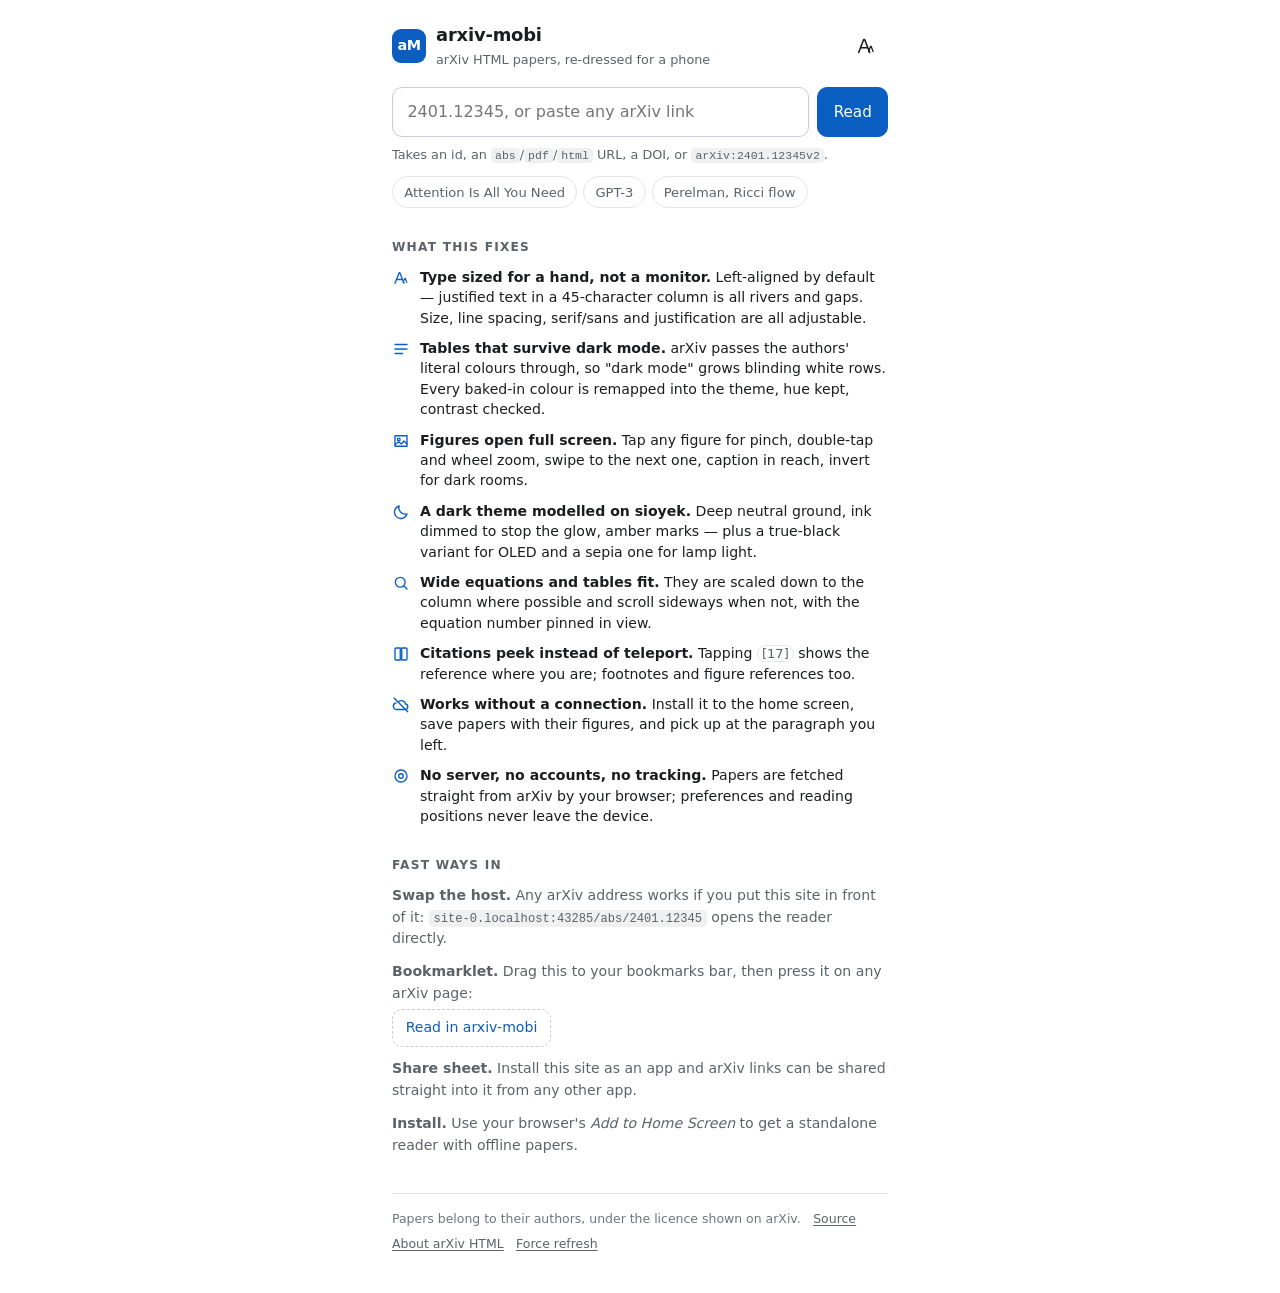
<file: index.html>
<!doctype html>
<html lang="en">
<head>
<meta charset="utf-8">
<meta name="viewport" content="width=device-width, initial-scale=1, viewport-fit=cover">
<meta name="theme-color" content="#ffffff">
<meta name="color-scheme" content="light dark">
<title>arxiv-mobi — arXiv papers, phone-shaped</title>
<meta name="description" content="Open any arXiv paper that has an HTML version and read it with typography, tables, figures and dark themes built for a phone.">
<link rel="manifest" href="manifest.webmanifest">
<link rel="icon" href="assets/icons/icon.svg" type="image/svg+xml">
<link rel="apple-touch-icon" href="assets/icons/apple-touch-icon.png">
<meta name="apple-mobile-web-app-capable" content="yes">
<meta name="apple-mobile-web-app-title" content="arxiv-mobi">
<link rel="preconnect" href="https://arxiv.org" crossorigin>
<link rel="stylesheet" href="assets/css/base.css">
<link rel="stylesheet" href="assets/css/landing.css">
<script>
(function () {
  try {
    var p = JSON.parse(localStorage.getItem('arxivmobi:prefs:v1') || '{}');
    var t = p.theme || 'auto';
    if (t === 'auto') {
      t = window.matchMedia && window.matchMedia('(prefers-color-scheme: dark)').matches ? 'dark' : 'light';
    }
    document.documentElement.dataset.theme = t;
  } catch (e) { /* defaults are fine */ }
}());
</script>
</head>
<body>
<div class="wrap">

  <header class="masthead">
    <span class="masthead__mark" aria-hidden="true">aM</span>
    <div class="masthead__text">
      <h1>arxiv-mobi</h1>
      <p>arXiv HTML papers, re-dressed for a phone</p>
    </div>
    <button class="iconbtn" id="appearanceBtn" aria-label="Appearance settings" title="Appearance"></button>
  </header>

  <form class="searchform" id="openForm" novalidate>
    <div class="searchform__row">
      <input type="text" id="idInput" name="id" inputmode="text" autocapitalize="off"
             autocorrect="off" spellcheck="false" enterkeyhint="go"
             placeholder="2401.12345, or paste any arXiv link"
             aria-label="arXiv identifier or URL">
      <button class="btn btn--primary" type="submit">Read</button>
    </div>
    <p class="hint" id="formHint">Takes an id, an <code>abs</code>/<code>pdf</code>/<code>html</code> URL, a DOI, or <code>arXiv:2401.12345v2</code>.</p>
    <p class="formerror" id="formError" hidden></p>
  </form>

  <div class="chips" id="examples">
    <a class="chip" href="read.html?id=1706.03762">Attention Is All You Need</a>
    <a class="chip" href="read.html?id=2005.14165">GPT-3</a>
    <a class="chip" href="read.html?id=math/0211159">Perelman, Ricci flow</a>
  </div>

  <section class="block" id="continueBlock" hidden>
    <div class="block__head"><h2>Continue reading</h2></div>
    <ul class="cards" id="continueList"></ul>
  </section>

  <section class="block" id="libraryBlock" hidden>
    <div class="block__head">
      <h2>Recent papers</h2>
      <button type="button" id="clearLibrary">Clear</button>
    </div>
    <ul class="cards" id="libraryList"></ul>
  </section>

  <section class="block">
    <div class="block__head"><h2>What this fixes</h2></div>
    <ul class="featurelist">
      <li><span data-icon="type"></span><span><b>Type sized for a hand, not a monitor.</b> Left-aligned by default — justified text in a 45-character column is all rivers and gaps. Size, line spacing, serif/sans and justification are all adjustable.</span></li>
      <li><span data-icon="toc"></span><span><b>Tables that survive dark mode.</b> arXiv passes the authors' literal colours through, so "dark mode" grows blinding white rows. Every baked-in colour is remapped into the theme, hue kept, contrast checked.</span></li>
      <li><span data-icon="image"></span><span><b>Figures open full screen.</b> Tap any figure for pinch, double-tap and wheel zoom, swipe to the next one, caption in reach, invert for dark rooms.</span></li>
      <li><span data-icon="moon"></span><span><b>A dark theme modelled on sioyek.</b> Deep neutral ground, ink dimmed to stop the glow, amber marks — plus a true-black variant for OLED and a sepia one for lamp light.</span></li>
      <li><span data-icon="search"></span><span><b>Wide equations and tables fit.</b> They are scaled down to the column where possible and scroll sideways when not, with the equation number pinned in view.</span></li>
      <li><span data-icon="book"></span><span><b>Citations peek instead of teleport.</b> Tapping <span class="chip" style="padding:0 .3em">[17]</span> shows the reference where you are; footnotes and figure references too.</span></li>
      <li><span data-icon="cloudoff"></span><span><b>Works without a connection.</b> Install it to the home screen, save papers with their figures, and pick up at the paragraph you left.</span></li>
      <li><span data-icon="target"></span><span><b>No server, no accounts, no tracking.</b> Papers are fetched straight from arXiv by your browser; preferences and reading positions never leave the device.</span></li>
    </ul>
  </section>

  <section class="block">
    <div class="block__head"><h2>Fast ways in</h2></div>
    <div class="howto">
      <p><b>Swap the host.</b> Any arXiv address works if you put this site in front of it:
         <code id="swapExample">…/abs/2401.12345</code> opens the reader directly.</p>
      <p><b>Bookmarklet.</b> Drag this to your bookmarks bar, then press it on any arXiv page:
         <br><a class="bookmarklet" id="bookmarklet" href="#">Read in arxiv-mobi</a></p>
      <p><b>Share sheet.</b> Install this site as an app and arXiv links can be shared
         straight into it from any other app.</p>
      <p id="installHint" hidden><b>Install.</b> Use your browser's <i>Add to Home Screen</i> to get
         a standalone reader with offline papers.</p>
    </div>
  </section>

  <footer class="foot">
    <span>Papers belong to their authors, under the licence shown on arXiv.</span>
    <a href="https://github.com/newbee1905/arxiv-mobi" target="_blank" rel="noopener noreferrer">Source</a>
    <a href="https://info.arxiv.org/about/accessible_HTML.html" target="_blank" rel="noopener noreferrer">About arXiv HTML</a>
    <button type="button" id="forceRefresh" class="foot__link"
            title="Clear the cached app code and rebuild from the network">Force refresh</button>
  </footer>
</div>

<dialog class="sheet" id="appearanceSheet" aria-label="Appearance">
  <div class="sheet__grip"></div>
  <div class="sheet__head">
    <h2 class="sheet__title">Appearance</h2>
    <button class="iconbtn" data-close aria-label="Close"></button>
  </div>
  <div class="sheet__body" id="appearanceBody"></div>
</dialog>

<div class="toast" id="toast" role="status" aria-live="polite"></div>

<script type="module" src="assets/js/landing.js"></script>
</body>
</html>
</file>
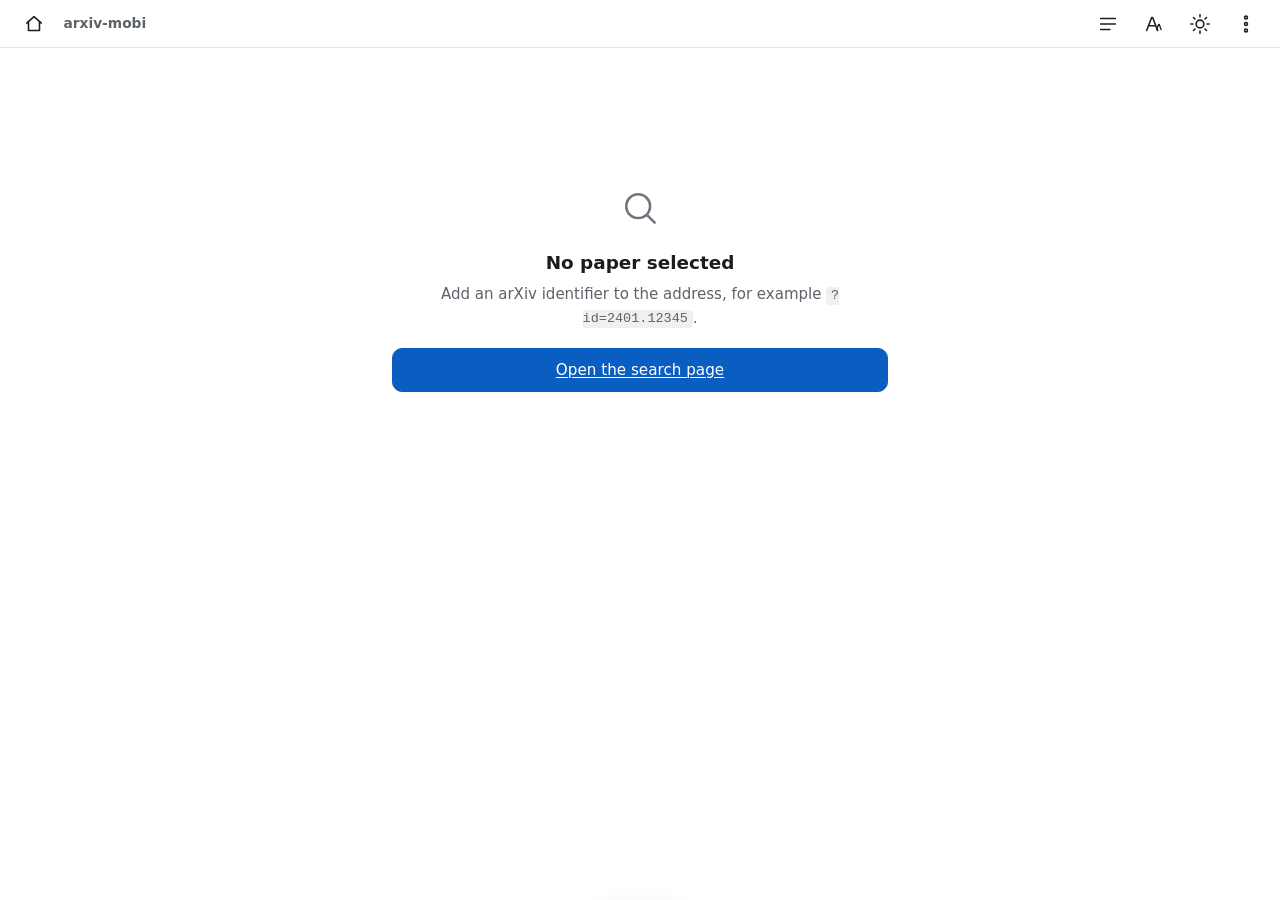
<file: read.html>
<!doctype html>
<html lang="en">
<head>
<meta charset="utf-8">
<meta name="viewport" content="width=device-width, initial-scale=1, viewport-fit=cover">
<meta name="theme-color" content="#ffffff">
<meta name="description" content="Read arXiv HTML papers with a layout built for phones.">
<meta name="color-scheme" content="light dark">
<title>Reading — arxiv-mobi</title>
<link rel="manifest" href="manifest.webmanifest">
<link rel="icon" href="assets/icons/icon.svg" type="image/svg+xml">
<link rel="apple-touch-icon" href="assets/icons/apple-touch-icon.png">
<meta name="apple-mobile-web-app-capable" content="yes">
<meta name="apple-mobile-web-app-title" content="arxiv-mobi">
<link rel="preconnect" href="https://arxiv.org" crossorigin>
<link rel="stylesheet" href="assets/css/base.css">
<link rel="stylesheet" href="assets/css/reader.css">
<link rel="stylesheet" href="assets/css/app.css">
<script>
/* Apply saved preferences before first paint: a flash of the wrong theme is
   the most jarring thing a reader app can do. Mirrors settings.js. */
(function () {
  try {
    var p = JSON.parse(localStorage.getItem('arxivmobi:prefs:v1') || '{}');
    var r = document.documentElement;
    var t = p.theme || 'auto';
    if (t === 'auto') {
      t = window.matchMedia && window.matchMedia('(prefers-color-scheme: dark)').matches ? 'dark' : 'light';
    }
    r.dataset.theme = t;
    r.dataset.themePref = p.theme || 'auto';
    r.dataset.figures = p.figures || 'plate';
    r.dataset.font = p.font || 'serif';
    r.dataset.justify = p.justify ? 'on' : 'off';
    r.dataset.zebra = p.zebra === false ? 'off' : 'on';
    if (p.size) r.style.setProperty('--reader-fs', (17 * p.size / 100).toFixed(2) + 'px');
    if (p.lineHeight) r.style.setProperty('--reader-lh', (p.lineHeight / 100).toFixed(2));
    if (p.measure) r.style.setProperty('--reader-measure', p.measure + 'rem');
    if (p.font === 'sans') r.style.setProperty('--reader-font', 'var(--font-sans)');
    if (p.justify) {
      r.style.setProperty('--reader-align', 'justify');
      r.style.setProperty('--reader-hyphens', 'auto');
    }
  } catch (e) { /* defaults are fine */ }
}());
</script>
</head>
<body>

<header class="topbar" id="topbar">
  <a class="iconbtn" href="./" id="homeBtn" aria-label="Library and search" title="Library"></a>
  <span class="topbar__title" id="barTitle">Loading…</span>
  <button class="iconbtn" id="tocBtn" aria-label="Contents" title="Contents (t)"></button>
  <button class="iconbtn" id="typeBtn" aria-label="Reading settings" title="Reading settings (a)"></button>
  <button class="iconbtn" id="themeBtn" aria-label="Change theme" title="Change theme (d)"></button>
  <button class="iconbtn" id="moreBtn" aria-label="More actions" title="More"></button>
</header>
<div class="progress" id="progress"></div>

<main id="main">
  <div class="skeleton" id="skeleton" aria-hidden="true">
    <div class="skeleton__line skeleton__line--title"></div>
    <div class="skeleton__line skeleton__line--short"></div>
    <div class="skeleton__block"></div>
    <div class="skeleton__line"></div>
    <div class="skeleton__line"></div>
    <div class="skeleton__line"></div>
    <div class="skeleton__line skeleton__line--short"></div>
    <div class="skeleton__line"></div>
    <div class="skeleton__line"></div>
  </div>

  <div id="state" hidden></div>

  <div class="papermeta" id="paperMeta" hidden></div>
  <div class="am-paper" id="paper"></div>
</main>

<dialog class="drawer" id="tocDrawer" aria-label="Table of contents">
  <div class="drawer__head">
    <h2 class="sheet__title">Contents</h2>
    <button class="iconbtn" data-close aria-label="Close contents"></button>
  </div>
  <div class="drawer__body"><ul class="toc" id="tocList"></ul></div>
</dialog>

<dialog class="sheet" id="typeSheet" aria-label="Reading settings">
  <div class="sheet__grip"></div>
  <div class="sheet__head">
    <h2 class="sheet__title">Reading settings</h2>
    <button class="iconbtn" data-close aria-label="Close settings"></button>
  </div>
  <div class="sheet__body" id="typeBody"></div>
</dialog>

<dialog class="sheet" id="moreSheet" aria-label="More actions">
  <div class="sheet__grip"></div>
  <div class="sheet__head">
    <h2 class="sheet__title" id="moreTitle">This paper</h2>
    <button class="iconbtn" data-close aria-label="Close"></button>
  </div>
  <div class="sheet__body"><ul class="actionlist" id="moreList"></ul></div>
</dialog>

<div class="toast" id="toast" role="status" aria-live="polite"></div>

<script type="module" src="assets/js/reader.js"></script>
</body>
</html>
</file>
<file: assets/css/base.css>
/* =========================================================================
   arxiv-mobi — design tokens, themes and app chrome
   -------------------------------------------------------------------------
   Four palettes live here:
     light  — paper white, for bright rooms
     sepia  — warm low-blue, for lamp light
     dark   — sioyek-inspired: deep neutral ground, dimmed off-white ink
     black  — true black for OLED, ink pulled down to match
   The reader stylesheet (reader.css) consumes these tokens only; it never
   hardcodes a colour. That is what makes every arXiv construct — tables
   included — theme-correct instead of "light CSS on a dark page".
   ========================================================================= */

/* ---------- Light (default, also the base every theme overrides) -------- */
:root {
  color-scheme: light;

  --bg:            #ffffff;
  --bg-sunken:     #f2f3f5;
  --bg-raised:     #ffffff;
  --bg-overlay:    rgba(255, 255, 255, 0.86);
  --bg-scrim:      rgba(20, 22, 24, 0.45);

  --text:          #1a1c1e;
  --text-strong:   #000000;
  --text-dim:      #5c6268;
  --text-faint:    #6e757c;

  --rule:          #e3e6e9;
  --rule-strong:   #c6ccd2;

  --accent:        #0a5ec2;
  --accent-ink:    #ffffff;
  --accent-soft:   rgba(10, 94, 194, 0.10);
  --accent-dim:    #3f7fd0;

  --mark:          #fff1a8;
  --danger:        #b3261e;

  /* Surfaces used by re-coloured paper content (tables, listings, cards). */
  --surface-1:     #f7f8f9;
  --surface-2:     #eef0f2;
  --surface-3:     #e5e8ea;

  /* Figure plate: the card drawn behind figures so white-background plots
     stay readable. Transparent in light themes. */
  --figure-plate:  transparent;
  --figure-filter: none;

  --shadow-1: 0 1px 2px rgba(16, 18, 20, 0.08), 0 2px 8px rgba(16, 18, 20, 0.06);
  --shadow-2: 0 6px 24px rgba(16, 18, 20, 0.14), 0 2px 6px rgba(16, 18, 20, 0.08);

  /* Typography stacks. Reader font is switchable; UI font never changes. */
  --font-ui: ui-sans-serif, system-ui, -apple-system, "Segoe UI", Roboto,
             "Helvetica Neue", Arial, sans-serif;
  --font-serif: "Iowan Old Style", "Palatino Linotype", Palatino, Charter,
                "Source Serif 4", Georgia, "Times New Roman", serif;
  --font-sans: ui-sans-serif, system-ui, -apple-system, "Segoe UI", Roboto,
               "Helvetica Neue", Arial, sans-serif;
  --font-mono: ui-monospace, "SF Mono", SFMono-Regular, Menlo, Consolas,
               "Liberation Mono", monospace;

  /* Reader typography, driven by the settings sheet. */
  --reader-font: var(--font-serif);
  --reader-fs: 17px;
  --reader-lh: 1.6;
  --reader-measure: 42rem;
  --reader-align: left;
  --reader-hyphens: manual;
  --reader-para-gap: 0.9em;
  --table-fs: 0.86em;

  --radius-s: 6px;
  --radius-m: 10px;
  --radius-l: 16px;

  --bar-h: 48px;
  --tap: 44px;

  --ease: cubic-bezier(0.22, 0.61, 0.36, 1);
}

/* ---------- Sepia --------------------------------------------------------- */
:root[data-theme="sepia"] {
  color-scheme: light;
  --bg:          #f6efe0;
  --bg-sunken:   #efe6d3;
  --bg-raised:   #fbf5e9;
  --bg-overlay:  rgba(246, 239, 224, 0.88);
  --bg-scrim:    rgba(48, 40, 28, 0.45);

  --text:        #3b3328;
  --text-strong: #241e16;
  --text-dim:    #6d6354;
  --text-faint:  #776d5d;

  --rule:        #e0d5bf;
  --rule-strong: #c8b998;

  --accent:      #9a5518;
  --accent-ink:  #fdf8ee;
  --accent-soft: rgba(154, 85, 24, 0.12);
  --accent-dim:  #a86c33;

  --mark:        #f2dd9a;

  --surface-1:   #f1e8d6;
  --surface-2:   #eadfc8;
  --surface-3:   #e2d5b9;
}

/* ---------- Dark — the sioyek-flavoured one ------------------------------
   sioyek's dark mode does not slam white onto black: the page ground is a
   deep neutral grey and the ink is pulled down to a warm off-white so the
   glyph edges stop glowing. We copy that relationship (ink ~9.5:1 on
   ground, never 21:1), keep hue out of the greys, and use a muted slate
   blue for links plus amber for marks — sioyek's highlight colour.
   ----------------------------------------------------------------------- */
:root[data-theme="dark"] {
  color-scheme: dark;
  --bg:          #1c1e20;
  --bg-sunken:   #171819;
  --bg-raised:   #24272a;
  --bg-overlay:  rgba(28, 30, 32, 0.88);
  --bg-scrim:    rgba(0, 0, 0, 0.62);

  --text:        #c6c1b9;
  --text-strong: #e4e0d8;
  --text-dim:    #949a9f;
  --text-faint:  #878d93;

  --rule:        #33373b;
  --rule-strong: #474c51;

  --accent:      #86aede;
  --accent-ink:  #12161a;
  --accent-soft: rgba(134, 174, 222, 0.14);
  --accent-dim:  #6e93c0;

  --mark:        #d8a84e;
  --danger:      #e08c84;

  --surface-1:   #222528;
  --surface-2:   #282c30;
  --surface-3:   #2f3338;

  --figure-plate: #e8e6e1;
  --figure-filter: none;

  --shadow-1: 0 1px 2px rgba(0, 0, 0, 0.5), 0 2px 10px rgba(0, 0, 0, 0.35);
  --shadow-2: 0 8px 28px rgba(0, 0, 0, 0.6), 0 2px 6px rgba(0, 0, 0, 0.4);
}

/* ---------- Black (OLED) ------------------------------------------------- */
:root[data-theme="black"] {
  color-scheme: dark;
  --bg:          #000000;
  --bg-sunken:   #000000;
  --bg-raised:   #121415;
  --bg-overlay:  rgba(0, 0, 0, 0.9);
  --bg-scrim:    rgba(0, 0, 0, 0.75);

  --text:        #b9b5ae;
  --text-strong: #dcd8d1;
  --text-dim:    #8b9196;
  --text-faint:  #7b8186;

  --rule:        #26292b;
  --rule-strong: #3a3e42;

  --accent:      #84abd9;
  --accent-ink:  #000000;
  --accent-soft: rgba(132, 171, 217, 0.14);
  --accent-dim:  #6c90bd;

  --mark:        #d2a24a;
  --danger:      #e08c84;

  --surface-1:   #0e1011;
  --surface-2:   #161819;
  --surface-3:   #1e2123;

  --figure-plate: #e2e0dc;

  --shadow-1: 0 1px 2px rgba(0, 0, 0, 0.8);
  --shadow-2: 0 8px 28px rgba(0, 0, 0, 0.85);
}

/* Figures: user can opt out of the light plate and invert/dim instead. */
:root[data-figures="invert"] {
  --figure-plate: transparent;
  --figure-filter: invert(1) hue-rotate(180deg) brightness(0.94) contrast(1.04);
}
:root[data-figures="dim"] {
  --figure-plate: transparent;
  --figure-filter: brightness(0.82) contrast(1.06);
}
:root[data-figures="raw"] {
  --figure-plate: transparent;
  --figure-filter: none;
}

/* ========================== base elements ============================== */

*, *::before, *::after { box-sizing: border-box; }

html {
  -webkit-text-size-adjust: 100%;
  text-size-adjust: 100%;
  scroll-behavior: smooth;
  /* Anchor jumps must clear the fixed toolbar. */
  scroll-padding-top: calc(var(--bar-h) + 12px);
}
@media (prefers-reduced-motion: reduce) {
  html { scroll-behavior: auto; }
}

body {
  margin: 0;
  background: var(--bg);
  color: var(--text);
  font-family: var(--font-ui);
  font-size: 15px;
  line-height: 1.5;
  overflow-wrap: break-word;
  -webkit-tap-highlight-color: var(--accent-soft);
}

a { color: var(--accent); text-decoration-thickness: from-font; text-underline-offset: 2px; }

:where(button, input, select, textarea) { font: inherit; color: inherit; }

:focus-visible {
  outline: 2px solid var(--accent);
  outline-offset: 2px;
  border-radius: 3px;
}

::selection { background: var(--accent-soft); }

[hidden] { display: none !important; }

.sr-only {
  position: absolute; width: 1px; height: 1px; padding: 0;
  margin: -1px; overflow: hidden; clip: rect(0 0 0 0);
  white-space: nowrap; border: 0;
}

/* ============================ buttons ================================== */

.btn {
  display: inline-flex; align-items: center; justify-content: center;
  gap: 0.45em;
  min-height: var(--tap);
  padding: 0 1em;
  border: 1px solid var(--rule-strong);
  border-radius: var(--radius-m);
  background: var(--bg-raised);
  color: var(--text);
  font-size: 0.95rem;
  font-weight: 500;
  cursor: pointer;
  transition: background 0.15s var(--ease), border-color 0.15s var(--ease);
}
.btn:hover { background: var(--surface-1); }
.btn:active { background: var(--surface-2); }
.btn--primary {
  background: var(--accent); border-color: var(--accent); color: var(--accent-ink);
}
.btn--primary:hover, .btn--primary:active { background: var(--accent-dim); border-color: var(--accent-dim); }
.btn--ghost { background: transparent; border-color: transparent; }
.btn--ghost:hover { background: var(--accent-soft); }
.btn--block { width: 100%; }

/* Square icon button used throughout the chrome. */
.iconbtn {
  display: inline-flex; align-items: center; justify-content: center;
  width: var(--tap); height: var(--tap);
  padding: 0;
  border: 0; border-radius: var(--radius-m);
  background: transparent; color: var(--text);
  cursor: pointer;
  flex: 0 0 auto;
}
.iconbtn:hover { background: var(--accent-soft); }
.iconbtn:active { background: var(--surface-2); }
.iconbtn[aria-pressed="true"], .iconbtn.is-on { color: var(--accent); background: var(--accent-soft); }
.iconbtn svg { width: 22px; height: 22px; fill: none; stroke: currentColor; stroke-width: 1.7; stroke-linecap: round; stroke-linejoin: round; }
.iconbtn--solid svg { fill: currentColor; stroke: none; }

/* ============================ toast ==================================== */

.toast {
  position: fixed;
  left: 50%;
  bottom: calc(16px + env(safe-area-inset-bottom));
  transform: translate(-50%, 150%);
  z-index: 80;
  display: flex;
  align-items: center;
  justify-content: center;
  gap: 0.2em;
  width: max-content;
  max-width: min(92vw, 30rem);
  padding: 0.6em 1em;
  border-radius: var(--radius-l);
  background: var(--bg-raised);
  color: var(--text);
  border: 1px solid var(--rule);
  box-shadow: var(--shadow-2);
  font-size: 0.88rem;
  line-height: 1.35;
  text-align: left;
  transition: transform 0.25s var(--ease), opacity 0.25s var(--ease);
  opacity: 0;
  pointer-events: none;
}
.toast.is-open { transform: translate(-50%, 0); opacity: 1; }

/* ===================== dialogs: sheets & drawers ======================= */

dialog {
  border: 0; padding: 0; margin: 0;
  max-width: none; max-height: none;
  background: transparent; color: inherit;
}
/* Author-level `display` on .sheet/.drawer would otherwise beat the user
   agent's `dialog:not([open]) { display: none }` — origin wins over
   specificity — and leave every sheet on screen swallowing taps. */
dialog:not([open]) { display: none !important; }
dialog::backdrop { background: var(--bg-scrim); }

/* Bottom sheet — the phone-native place for settings. */
.sheet {
  position: fixed;
  /* `top: auto` matters: the UA gives a modal dialog `inset: 0`, which
     would pin the sheet to the top of the screen instead of the bottom. */
  top: auto;
  left: 0; right: 0; bottom: 0;
  width: 100%;
  max-height: 86vh;
  border-radius: var(--radius-l) var(--radius-l) 0 0;
  background: var(--bg-raised);
  color: var(--text);
  box-shadow: var(--shadow-2);
  overflow: hidden;
  display: flex; flex-direction: column;
}
.sheet[open] { animation: sheet-in 0.24s var(--ease); }
@keyframes sheet-in { from { transform: translateY(100%); } to { transform: translateY(0); } }
@media (prefers-reduced-motion: reduce) { .sheet[open] { animation: none; } }

.sheet__grip {
  flex: 0 0 auto;
  display: flex; align-items: center; justify-content: center;
  padding: 8px 0 2px;
  cursor: grab;
  touch-action: none;
}
.sheet__grip::before {
  content: ""; width: 40px; height: 4px; border-radius: 2px; background: var(--rule-strong);
}
.sheet__head {
  flex: 0 0 auto;
  display: flex; align-items: center; gap: 0.5em;
  padding: 4px 8px 8px 16px;
  border-bottom: 1px solid var(--rule);
}
.sheet__title { margin: 0; font-size: 1rem; font-weight: 600; flex: 1; }
.sheet__body {
  overflow-y: auto; -webkit-overflow-scrolling: touch;
  padding: 10px 16px calc(18px + env(safe-area-inset-bottom));
  overscroll-behavior: contain;
}

/* Side drawer — table of contents. */
.drawer {
  position: fixed;
  top: 0; bottom: 0; left: 0; right: auto;
  width: min(86vw, 23rem);
  max-height: 100vh;
  background: var(--bg-raised);
  color: var(--text);
  box-shadow: var(--shadow-2);
  display: flex; flex-direction: column;
  border-radius: 0 var(--radius-l) var(--radius-l) 0;
  overflow: hidden;
}
.drawer[open] { animation: drawer-in 0.24s var(--ease); }
@keyframes drawer-in { from { transform: translateX(-100%); } to { transform: translateX(0); } }
@media (prefers-reduced-motion: reduce) { .drawer[open] { animation: none; } }
.drawer__head {
  display: flex; align-items: center; gap: 0.5em;
  padding: calc(8px + env(safe-area-inset-top)) 8px 8px 16px;
  border-bottom: 1px solid var(--rule);
}
.drawer__body { overflow-y: auto; overscroll-behavior: contain; padding: 8px 0 24px; }

/* ===================== settings controls =============================== */

.field { padding: 12px 0; border-bottom: 1px solid var(--rule); }
.field:last-child { border-bottom: 0; }
.field__label {
  display: flex; align-items: baseline; justify-content: space-between;
  gap: 1em; margin-bottom: 8px;
  font-size: 0.85rem; font-weight: 600;
  letter-spacing: 0.01em; text-transform: uppercase;
  color: var(--text-dim);
}
.field__value { font-variant-numeric: tabular-nums; font-weight: 500; text-transform: none; letter-spacing: 0; }

/* Segmented control */
.seg { display: flex; gap: 4px; background: var(--bg-sunken); padding: 4px; border-radius: var(--radius-m); }
.seg > button {
  flex: 1 1 0; min-width: 0; min-height: 38px;
  border: 0; border-radius: calc(var(--radius-m) - 3px);
  background: transparent; color: var(--text-dim);
  font-size: 0.9rem; font-weight: 500; cursor: pointer;
  white-space: nowrap; overflow: hidden; text-overflow: ellipsis;
  padding: 0 0.5em;
}
.seg > button[aria-pressed="true"] {
  background: var(--bg-raised); color: var(--text); box-shadow: var(--shadow-1);
}

/* Theme swatches */
.swatches { display: flex; gap: 8px; }
.swatch {
  flex: 1 1 0; min-height: 52px;
  background: var(--bg-raised); color: var(--text);
  border: 2px solid var(--rule); border-radius: var(--radius-m);
  display: flex; flex-direction: column; align-items: center; justify-content: center;
  gap: 3px; cursor: pointer; font-size: 0.72rem; font-weight: 600;
  padding: 4px 2px;
}
.swatch[aria-pressed="true"] { border-color: var(--accent); background: var(--accent-soft); }
.swatch__chip {
  width: 100%; height: 16px; border-radius: 4px; border: 1px solid rgba(128,128,128,0.35);
}

input[type="range"] {
  width: 100%; height: var(--tap); margin: 0;
  accent-color: var(--accent);
  background: transparent;
}

/* Toggle row */
.switchrow {
  display: flex; align-items: center; justify-content: space-between;
  gap: 1em; min-height: var(--tap); cursor: pointer;
}
.switchrow__text { display: block; }
.switchrow__hint { display: block; font-size: 0.8rem; color: var(--text-dim); margin-top: 2px; }
.switch {
  appearance: none; -webkit-appearance: none;
  flex: 0 0 auto;
  position: relative; width: 46px; height: 28px;
  border-radius: 999px; background: var(--surface-3);
  border: 1px solid var(--rule-strong);
  cursor: pointer; transition: background 0.18s var(--ease);
}
.switch::after {
  content: ""; position: absolute; top: 3px; left: 3px;
  width: 20px; height: 20px; border-radius: 50%;
  background: var(--bg-raised); box-shadow: var(--shadow-1);
  transition: transform 0.18s var(--ease);
}
.switch:checked { background: var(--accent); border-color: var(--accent); }
.switch:checked::after { transform: translateX(18px); }

/* Inline action inside a toast ("Start over", "Undo"). */
.toast__btn {
  margin-left: 0.7em;
  border: 0;
  background: none;
  color: var(--accent);
  font-weight: 600;
  font-size: inherit;
  cursor: pointer;
  padding: 0.2em 0.1em;
}
</file>
<file: assets/css/landing.css>
/* =========================================================================
   arxiv-mobi — landing page
   ========================================================================= */

.wrap {
  max-width: 34rem;
  margin: 0 auto;
  padding: calc(22px + env(safe-area-inset-top)) clamp(16px, 5vw, 24px)
           calc(40px + env(safe-area-inset-bottom));
}

.masthead { display: flex; align-items: center; gap: 10px; margin-bottom: 18px; }
.masthead__mark {
  width: 34px; height: 34px; flex: 0 0 auto;
  border-radius: 9px;
  background: var(--accent);
  color: var(--accent-ink);
  display: grid; place-items: center;
  font-weight: 700; font-size: 0.9rem; letter-spacing: -0.03em;
}
.masthead__text { flex: 1 1 auto; min-width: 0; }
.masthead h1 { margin: 0; font-size: 1.12rem; font-weight: 650; letter-spacing: -0.01em; }
.masthead p { margin: 1px 0 0; font-size: 0.8rem; color: var(--text-dim); }

.searchform { margin: 0 0 10px; }
.searchform__row { display: flex; gap: 8px; }
.searchform input[type="text"] {
  flex: 1 1 auto; min-width: 0;
  min-height: 50px;
  padding: 0 0.9em;
  border: 1px solid var(--rule-strong);
  border-radius: var(--radius-m);
  background: var(--bg-raised);
  font-size: 1rem;
}
.searchform input[type="text"]:focus { border-color: var(--accent); outline: none; box-shadow: 0 0 0 3px var(--accent-soft); }
.searchform .btn { min-height: 50px; }
.hint { font-size: 0.8rem; color: var(--text-dim); margin: 8px 0 0; }
.hint code { font-family: var(--font-mono); background: var(--surface-2); padding: 0.1em 0.35em; border-radius: 4px; font-size: 0.9em; }
.formerror { color: var(--danger); font-size: 0.85rem; margin: 8px 0 0; }

.chips { display: flex; flex-wrap: wrap; gap: 6px; margin: 12px 0 0; }
.chip {
  border: 1px solid var(--rule);
  background: var(--bg-raised);
  border-radius: 999px;
  padding: 0.4em 0.85em;
  font-size: 0.82rem;
  color: var(--text-dim);
  cursor: pointer;
  text-decoration: none;
}
.chip:hover { border-color: var(--accent); color: var(--accent); }

section.block { margin-top: 30px; }
.block__head {
  display: flex; align-items: baseline; justify-content: space-between; gap: 1em;
  margin-bottom: 10px;
}
.block__head h2 {
  margin: 0;
  font-size: 0.76rem; font-weight: 700;
  letter-spacing: 0.1em; text-transform: uppercase;
  color: var(--text-dim);
}
.block__head button {
  border: 0; background: none; color: var(--accent);
  font-size: 0.82rem; cursor: pointer; padding: 4px;
}

.cards { list-style: none; margin: 0; padding: 0; display: grid; gap: 8px; }
.card {
  display: flex; align-items: stretch; gap: 0;
  border: 1px solid var(--rule);
  border-radius: var(--radius-m);
  background: var(--bg-raised);
  overflow: hidden;
}
.card__main {
  flex: 1 1 auto; min-width: 0;
  display: block;
  padding: 11px 12px;
  text-decoration: none; color: var(--text);
}
.card__title {
  font-size: 0.92rem; font-weight: 550; line-height: 1.3;
  display: -webkit-box; -webkit-line-clamp: 2; -webkit-box-orient: vertical; overflow: hidden;
}
.card__sub {
  margin-top: 3px;
  font-size: 0.76rem; color: var(--text-dim);
  display: flex; flex-wrap: wrap; gap: 0.3em 0.7em; align-items: center;
}
.card__bar { height: 2px; background: var(--surface-3); border-radius: 2px; margin-top: 7px; }
.card__bar > span { display: block; height: 100%; background: var(--accent); border-radius: 2px; }
.card__del {
  flex: 0 0 auto;
  width: 42px; border: 0; border-left: 1px solid var(--rule);
  background: none; color: var(--text-faint); cursor: pointer;
  display: grid; place-items: center;
}
.card__del:hover { color: var(--danger); background: var(--surface-1); }
.card__del svg { width: 17px; height: 17px; fill: none; stroke: currentColor; stroke-width: 1.8; stroke-linecap: round; }
.badge-offline {
  font-size: 0.68rem; font-weight: 650; letter-spacing: 0.04em; text-transform: uppercase;
  color: var(--accent); border: 1px solid var(--accent-soft);
  background: var(--accent-soft); border-radius: 4px; padding: 0.1em 0.35em;
}
.empty { color: var(--text-dim); font-size: 0.88rem; padding: 4px 0; }

.featurelist { list-style: none; margin: 0; padding: 0; display: grid; gap: 10px; }
.featurelist li { display: flex; gap: 10px; font-size: 0.88rem; line-height: 1.45; }
.featurelist svg { width: 18px; height: 18px; flex: 0 0 auto; margin-top: 2px; color: var(--accent); fill: none; stroke: currentColor; stroke-width: 1.8; stroke-linecap: round; stroke-linejoin: round; }
.featurelist b { font-weight: 650; }

.howto { font-size: 0.88rem; line-height: 1.55; color: var(--text-dim); }
.howto code {
  font-family: var(--font-mono); font-size: 0.86em;
  background: var(--surface-2); padding: 0.15em 0.4em; border-radius: 4px;
  overflow-wrap: anywhere;
}
.howto p { margin: 0 0 0.8em; }
.bookmarklet {
  display: inline-block; margin-top: 4px;
  border: 1px dashed var(--rule-strong); border-radius: var(--radius-m);
  padding: 0.5em 0.9em; font-size: 0.88rem; text-decoration: none;
}

footer.foot {
  margin-top: 36px; padding-top: 16px;
  border-top: 1px solid var(--rule);
  font-size: 0.78rem; color: var(--text-faint);
  display: flex; flex-wrap: wrap; gap: 0.5em 1em; align-items: center;
}
footer.foot a { color: var(--text-dim); }

/* Escape hatch in the footer: looks like the links beside it. */
.foot__link {
  border: 0; background: none; padding: 0;
  color: var(--text-dim);
  font: inherit;
  text-decoration: underline;
  text-underline-offset: 2px;
  cursor: pointer;
}
.foot__link:hover { color: var(--accent); }
</file>
<file: assets/css/reader.css>
/* =========================================================================
   arxiv-mobi — reader overrides for arXiv / LaTeXML (ltx_*) HTML
   -------------------------------------------------------------------------
   arXiv's own stylesheet is dropped entirely; this file is the whole visual
   contract for paper content. Everything is expressed in tokens from
   base.css so all four themes are correct by construction.

   Scope: `.am-paper` wraps the imported <article class="ltx_document">.
   ========================================================================= */

/* ----------------------------- page frame ------------------------------- */

.am-paper {
  font-family: var(--reader-font);
  font-size: var(--reader-fs);
  line-height: var(--reader-lh);
  color: var(--text);
  max-width: var(--reader-measure);
  margin: 0 auto;
  padding: 0 clamp(16px, 4.5vw, 28px) 25vh;
  /* Left-aligned by default: justified text on a ~45-character phone column
     produces rivers and huge word gaps. Justification is opt-in. */
  text-align: var(--reader-align);
  hyphens: var(--reader-hyphens);
  -webkit-hyphens: var(--reader-hyphens);
  font-kerning: normal;
  font-variant-numeric: oldstyle-nums proportional-nums;
}
.am-paper[data-font="sans"] { font-variant-numeric: normal; }

/* LaTeXML leaves structural scaffolding that means nothing on a phone. */
.am-paper .ltx_pagination,
.am-paper .ltx_page_logo,
.am-paper .ltx_rdf,
.am-paper .ltx_TOC,
.am-paper .ltx_toclist,
.am-paper .ltx_page_navbar,
.am-paper #infobox,
.am-paper .ltx_dates { display: none; }

/* =================== structural semantics (do not theme) ================
   LaTeXML's markup is mostly <span>s that depend on its stylesheet for
   their display type: `.ltx_inline-block` with a hardcoded `width:327pt`
   is a plain inline box without it, so `width`/`max-width` are ignored and
   the content spills off the screen. Since we drop arXiv's CSS wholesale,
   the structural half has to be restated here. Sourced from the rules
   LaTeXML/ar5iv actually rely on; visual choices stay in the sections
   below, which come later and therefore win.
   ======================================================================= */

.am-paper .ltx_p,
.am-paper .ltx_para,
.am-paper .ltx_block,
.am-paper .ltx_logical-block,
.am-paper .ltx_quote,
.am-paper .ltx_listing,
.am-paper .ltx_eqn_div,
.am-paper .ltx_itemize,
.am-paper .ltx_enumerate,
.am-paper .ltx_description,
.am-paper .ltx_lstlisting:not(.ltx_text) { display: block; }

.am-paper .ltx_inline-block,
.am-paper .ltx_inline-block .ltx_para,
.am-paper .ltx_parbox,
.am-paper .ltx_minipage,
.am-paper .ltx_minipage .ltx_float,
.am-paper span.ltx_framed,
.am-paper .ltx_framed_rectangle:not(:empty),
.am-paper .ltx_picture,
.am-paper .ltx_rule,
.am-paper span.ltx_transformed_inner,
.am-paper .ltx_transformed_outer,
.am-paper .ltx_scalerel { display: inline-block; }
.am-paper .ltx_parbox,
.am-paper .ltx_inline-logical-block { text-indent: 0; }
.am-paper .ltx_minipage .ltx_float .ltx_caption { display: block; }
.am-paper .ltx_transformed_outer { position: relative; }

.am-paper .ltx_inline-logical-block,
.am-paper .ltx_inline-logical-block .ltx_para,
.am-paper .ltx_inline-quote,
.am-paper .ltx_lstlisting.ltx_text,
.am-paper li.ltx_item > .ltx_tag,
.am-paper span.ltx_item .ltx_tag + span.ltx_para,
.am-paper .ltx_bibitem > .ltx_tag,
.am-paper .ltx_title_theorem,
.am-paper .ltx_title_proof,
.am-paper .ltx_runin { display: inline; }

.am-paper .ltx_nodisplay,
.am-paper .ltx_listing_data,
.am-paper .ltx_tag_note,
.am-paper .ltx_rdf { display: none; }

/* Tables are spans in LaTeXML output often enough to matter. */
.am-paper .ltx_tabular { display: inline-table; }
.am-paper .ltx_tabular.ltx_centering { display: table; }
.am-paper .ltx_thead, .am-paper .ltx_tfoot, .am-paper .ltx_tbody { display: table-row-group; }
.am-paper .ltx_tr { display: table-row; }
.am-paper .ltx_td, .am-paper .ltx_th { display: table-cell; }
.am-paper .ltx_tabular .ltx_td, .am-paper .ltx_tabular .ltx_th { white-space: normal; }
.am-paper .ltx_eqn_table { display: table; }
.am-paper .ltx_eqn_row { display: table-row; }
.am-paper .ltx_eqn_cell { display: table-cell; }
.am-paper .ltx_inline-block .ltx_eqn_table,
.am-paper .ltx_td .ltx_eqn_table { display: block; }

.am-paper .ltx_itemize > .ltx_item,
.am-paper .ltx_enumerate > .ltx_item,
.am-paper .ltx_description > .ltx_item { display: list-item; }

/* Maths never wraps; over-wide formulas get a scroller instead. */
.am-paper math, .am-paper .ltx_markedasmath { white-space: nowrap; }
.am-paper .ltx_cite > .ltx_ref { white-space: nowrap; text-indent: 0; }

.am-paper .ltx_align_top { vertical-align: top; }
.am-paper .ltx_align_bottom { vertical-align: bottom; }
.am-paper .ltx_align_middle { vertical-align: middle; }
.am-paper .ltx_align_baseline { vertical-align: baseline; }
/* Floated figures have nowhere to float in a one-column phone layout. */
.am-paper .ltx_align_floatleft, .am-paper .ltx_align_floatright { float: none; }

.am-paper .ltx_graphics { display: block; }
.am-paper .ltx_p > img.ltx_graphics,
.am-paper mtext > .ltx_graphics,
.am-paper .ltx_markedasmath > .ltx_graphics { display: inline; }
.am-paper .ltx_caption .ltx_graphics,
.am-paper .ltx_personname .ltx_graphics,
.am-paper .ltx_ref > .ltx_graphics { display: inline-block; }

/* ----------------------------- block rhythm ----------------------------- */

.am-paper p,
.am-paper .ltx_p {
  margin: 0 0 var(--reader-para-gap);
  text-align: inherit;
  /* LaTeX's first-line indent reads as an accident in a narrow column. */
  text-indent: 0;
}
.am-paper .ltx_para > :last-child,
.am-paper p:last-child { margin-bottom: 0; }
.am-paper .ltx_para { margin: 0 0 var(--reader-para-gap); }

/* LaTeXML's own alignment classes must not beat the reader setting for
   running prose, but they still matter for figures, tables and math. */
.am-paper .ltx_p.ltx_align_justify,
.am-paper .ltx_para.ltx_align_justify { text-align: inherit; }
.am-paper .ltx_align_center { text-align: center; }
.am-paper .ltx_centering { text-align: center; }
.am-paper td.ltx_align_right, .am-paper th.ltx_align_right { text-align: right; }
.am-paper td.ltx_align_left,  .am-paper th.ltx_align_left  { text-align: left; }
.am-paper td.ltx_align_center, .am-paper th.ltx_align_center { text-align: center; }

/* --------------------------- front matter ------------------------------- */

.am-paper .ltx_title_document {
  font-size: 1.42em;
  line-height: 1.22;
  font-weight: 650;
  letter-spacing: -0.01em;
  margin: 0.2em 0 0.7em;
  text-align: left;
  text-wrap: balance;
  color: var(--text-strong);
}

.am-paper .ltx_authors {
  margin: 0 0 1.2em;
  font-size: 0.92em;
  line-height: 1.45;
  color: var(--text-dim);
  text-align: left;
}
.am-paper .ltx_creator { display: inline; }
.am-paper .ltx_personname { color: var(--text); font-weight: 500; }
.am-paper .ltx_author_before,
.am-paper .ltx_author_after { display: none; }
.am-paper .ltx_creator + .ltx_creator::before { content: " · "; color: var(--text-faint); }
/* Affiliations/emails: kept, but out of the way behind the footnote marks. */
.am-paper .ltx_role_institutetext,
.am-paper .ltx_role_address,
.am-paper .ltx_role_email { display: block; font-size: 0.92em; color: var(--text-faint); }

.am-paper .ltx_abstract {
  margin: 0 0 1.6em;
  padding: 0.9em 1em;
  background: var(--surface-1);
  border: 1px solid var(--rule);
  border-radius: var(--radius-m);
  font-size: 0.95em;
}
.am-paper .ltx_abstract .ltx_title_abstract {
  margin: 0 0 0.5em;
  font-size: 0.78em;
  font-family: var(--font-ui);
  font-weight: 700;
  letter-spacing: 0.08em;
  text-transform: uppercase;
  color: var(--text-dim);
}
.am-paper .ltx_keywords {
  font-size: 0.88em;
  color: var(--text-dim);
  margin: 0 0 1.4em;
}

/* ------------------------------ headings -------------------------------- */

.am-paper h1, .am-paper h2, .am-paper h3,
.am-paper h4, .am-paper h5, .am-paper h6 {
  font-family: var(--reader-font);
  color: var(--text-strong);
  line-height: 1.25;
  text-align: left;
  text-wrap: pretty;
  hyphens: none;
  -webkit-hyphens: none;
  scroll-margin-top: calc(var(--bar-h) + 14px);
}
.am-paper .ltx_title_section {
  font-size: 1.2em;
  font-weight: 650;
  margin: 1.9em 0 0.6em;
  padding-bottom: 0.3em;
  border-bottom: 1px solid var(--rule);
}
.am-paper .ltx_title_subsection { font-size: 1.06em; font-weight: 650; margin: 1.5em 0 0.45em; }
.am-paper .ltx_title_subsubsection { font-size: 1em; font-weight: 650; margin: 1.3em 0 0.4em; }
.am-paper .ltx_title_paragraph,
.am-paper .ltx_title_subparagraph {
  font-size: 1em; font-weight: 650; margin: 1.2em 0 0.3em;
}
.am-paper .ltx_title_paragraph.ltx_runin,
.am-paper .ltx_title_subparagraph.ltx_runin { display: inline; margin-right: 0.5em; }

/* Section numbers: present, but quiet. */
.am-paper .ltx_tag_section,
.am-paper .ltx_tag_subsection,
.am-paper .ltx_tag_subsubsection,
.am-paper .ltx_tag_appendix {
  color: var(--text-faint);
  font-weight: 500;
  font-variant-numeric: tabular-nums;
  margin-right: 0.12em;
}
.am-paper section { margin: 0; }

/* ------------------------------- lists --------------------------------- */

.am-paper ul, .am-paper ol {
  margin: 0 0 var(--reader-para-gap);
  padding-left: 1.4em;
}
.am-paper .ltx_itemize, .am-paper .ltx_enumerate, .am-paper .ltx_description {
  list-style: none;
  padding-left: 0;
}
.am-paper .ltx_item {
  position: relative;
  padding-left: 1.8em;
  margin-bottom: 0.45em;
}
.am-paper .ltx_item > .ltx_tag_item {
  position: absolute;
  left: 0;
  top: 0;
  min-width: 1.5em;
  color: var(--text-dim);
  font-variant-numeric: tabular-nums;
  font-size: 0.95em;
}
.am-paper .ltx_description .ltx_item > .ltx_tag_item {
  position: static;
  display: inline;
  color: var(--text-strong);
  font-weight: 600;
  margin-right: 0.4em;
}
.am-paper .ltx_description .ltx_item { padding-left: 0; }
.am-paper li { margin-bottom: 0.4em; }

/* ------------------------- emphasis & inline ---------------------------- */

.am-paper .ltx_font_bold, .am-paper .ltx_font_bold * { font-weight: 650; }
.am-paper .ltx_font_italic, .am-paper .ltx_emph { font-style: italic; }
.am-paper .ltx_font_smallcaps { font-variant-caps: small-caps; letter-spacing: 0.02em; }
.am-paper .ltx_font_typewriter { font-family: var(--font-mono); font-size: 0.9em; }
.am-paper .ltx_font_serif { font-family: var(--font-serif); }
.am-paper .ltx_font_sansserif { font-family: var(--font-sans); }
.am-paper .ltx_font_upright { font-style: normal; }

.am-paper code, .am-paper tt, .am-paper kbd, .am-paper samp {
  font-family: var(--font-mono);
  font-size: 0.88em;
  background: var(--surface-2);
  padding: 0.1em 0.32em;
  border-radius: 4px;
}

.am-paper mark, .am-paper .am-hit {
  background: var(--mark);
  color: #17181a;
  border-radius: 3px;
  padding: 0 0.1em;
}

/* ---------------------- links, refs and citations ----------------------- */

.am-paper a {
  color: var(--accent);
  text-decoration: none;
  /* Slightly enlarged hit area without disturbing the line box. */
  padding: 0.12em 0.04em;
  margin: -0.12em -0.04em;
  border-radius: 3px;
}
.am-paper a:hover { text-decoration: underline; }
.am-paper a.ltx_ref:active,
.am-paper a.ltx_ref.is-peeking { background: var(--accent-soft); }

/* External links are underlined so they read as leaving the paper. */
.am-paper a.ltx_href, .am-paper a.ltx_url {
  text-decoration: underline;
  text-decoration-color: var(--accent-soft);
  overflow-wrap: anywhere;
}

.am-paper cite, .am-paper .ltx_cite { font-style: normal; }
.am-paper .ltx_cite a.ltx_ref {
  font-variant-numeric: tabular-nums;
  font-size: 0.95em;
}

/* Footnotes: LaTeXML inlines the note body. Hide it and let the mark open
   a popover instead of dumping the text mid-sentence. */
.am-paper .ltx_note_outer { display: none; }
.am-paper .ltx_note_mark,
.am-paper sup.ltx_note_mark {
  color: var(--accent);
  font-size: 0.72em;
  vertical-align: super;
  line-height: 0;
  cursor: pointer;
  padding: 0.3em 0.25em;
  margin: -0.3em -0.1em;
}
.am-paper .ltx_note { cursor: pointer; }

/* ------------------------------- rules --------------------------------- */

.am-paper hr, .am-paper .ltx_rule {
  border: 0;
  border-top: 1px solid var(--rule);
  margin: 1.5em 0;
  height: 0;
  background: none;
}

/* ====================== horizontal scroll boxes =========================
   Wide content — tables, display math, code — is never squashed. It gets a
   scroll box with edge fades so it is obvious that more exists sideways.
   ======================================================================= */

.am-scrollbox {
  position: relative;
  margin: 1.1em 0;
  max-width: 100%;
}
.am-scrollbox > .am-scroll {
  overflow-x: auto;
  overflow-y: hidden;
  overscroll-behavior-x: contain;
  -webkit-overflow-scrolling: touch;
  scrollbar-width: thin;
  padding-bottom: 2px;
}
.am-scrollbox > .am-scroll::-webkit-scrollbar { height: 5px; }
.am-scrollbox > .am-scroll::-webkit-scrollbar-thumb {
  background: var(--rule-strong); border-radius: 3px;
}
.am-scrollbox::before, .am-scrollbox::after {
  content: "";
  position: absolute; top: 0; bottom: 0;
  width: 22px;
  pointer-events: none;
  opacity: 0;
  transition: opacity 0.18s var(--ease);
  z-index: 1;
}
.am-scrollbox::before { left: 0;  background: linear-gradient(to right, var(--bg), transparent); }
.am-scrollbox::after  { right: 0; background: linear-gradient(to left,  var(--bg), transparent); }
.am-scrollbox[data-edge~="left"]::before  { opacity: 1; }
.am-scrollbox[data-edge~="right"]::after { opacity: 1; }

/* Last-resort containment. LaTeXML bakes absolute point widths into rules,
   parboxes and verbatim spans; no amount of class-by-class styling catches
   every case, so reader.js measures the rendered result and turns whatever
   still overflows into its own scroller. The page itself never scrolls
   sideways. */
.am-paper .am-contain {
  overflow-x: auto;
  overflow-y: hidden;
  max-width: 100%;
  overscroll-behavior-x: contain;
  -webkit-overflow-scrolling: touch;
  scrollbar-width: thin;
}
.am-paper .am-contain::-webkit-scrollbar { height: 4px; }
.am-paper .am-contain::-webkit-scrollbar-thumb { background: var(--rule-strong); border-radius: 2px; }
/* Point-sized rules and boxes can never exceed the column. */
.am-paper .ltx_rule,
.am-paper .ltx_inline-block,
.am-paper span.ltx_framed,
.am-paper .ltx_transformed_outer { max-width: 100%; }

/* =========================== display maths =============================
   LaTeXML renders display equations as <table class="ltx_equation">, with
   empty padding cells on both sides to fake centring and the equation
   number in its own cell. On a phone that table is usually wider than the
   screen, so: drop the padding cells, let the row scroll, and pin the
   equation number to the right edge so it stays visible while scrolling.
   ======================================================================= */

.am-paper .ltx_eqn_center_padleft,
.am-paper .ltx_eqn_center_padright { display: none; }

.am-paper .ltx_equation,
.am-paper .ltx_eqn_table {
  width: auto;
  min-width: 0;
  margin: 0 auto;
  border-collapse: collapse;
  border-spacing: 0;
  /* Set per-equation by the fit pass when an equation is wider than the
     column; 1em means "as authored". */
  font-size: var(--eq-scale, 1em);
}
.am-paper .ltx_eqn_table td,
.am-paper .ltx_equation td { border: 0; padding: 0.15em 0.2em; }
.am-paper .ltx_eqn_row { vertical-align: baseline; }

.am-paper td.ltx_eqn_eqno, .am-paper .ltx_tag_equation {
  color: var(--text-faint);
  font-size: 0.82em;
  font-variant-numeric: tabular-nums;
  white-space: nowrap;
  padding-left: 0.6em;
}
.am-scrollbox--eq { margin: 1.25em 0; }
.am-scrollbox--eq > .am-scroll { padding: 0.15em 0; }
/* Keep the equation tag glued to the right edge of the viewport while the
   equation body scrolls beneath it. */
.am-scrollbox--eq td.ltx_eqn_eqno {
  position: sticky;
  right: 0;
  background: var(--bg);
  box-shadow: -6px 0 8px -6px var(--bg);
}

/* Inline maths must never stretch a line box or overflow the column.
   A single long formula can be 600px wide; reader.js shrinks it when the
   overflow is mild and gives it its own scroller when it is not. */
.am-paper .ltx_Math { font-size: inherit; }
.am-paper .am-mathscroll {
  display: inline-block;
  max-width: 100%;
  overflow-x: auto;
  overflow-y: hidden;
  overscroll-behavior-x: contain;
  -webkit-overflow-scrolling: touch;
  vertical-align: text-bottom;
  scrollbar-width: thin;
}
.am-paper .am-mathscroll::-webkit-scrollbar { height: 4px; }
.am-paper .am-mathscroll::-webkit-scrollbar-thumb { background: var(--rule-strong); border-radius: 2px; }
.am-paper .am-mathscroll--block { display: block; margin: 0.8em 0; }
.am-paper math { font-family: inherit; }
.am-paper math[display="inline"] { max-width: 100%; }
.am-paper mtext { font-family: var(--reader-font); }
/* Fallback when a browser has no MathML: reader.js swaps each formula for
   its TeX source, which at least stays readable. */
.am-paper .am-tex {
  font-family: var(--font-mono);
  font-size: 0.86em;
  background: var(--surface-2);
  border-radius: 4px;
  padding: 0.05em 0.3em;
  white-space: pre-wrap;
}

/* ============================== tables =================================
   This is where arXiv's dark mode falls over: LaTeXML writes literal light
   colours into inline styles (--ltx-bg-color / background-color) and the
   stock sheet just passes them through, so a "dark" page grows blinding
   white table rows with black text. Two halves to the fix: the custom
   properties are honoured here, and recolor.js rewrites their *values* for
   dark themes before paint. Everything else is token-driven.
   ======================================================================= */

.am-paper .ltx_tabular {
  border-collapse: collapse;
  border-spacing: 0;
  margin: 0 auto;
  font-size: var(--table-fs);
  font-variant-numeric: tabular-nums lining-nums;
  line-height: 1.4;
  color: var(--text);
  background: transparent;
}
.am-paper .ltx_tabular td, .am-paper .ltx_tabular th {
  padding: 0.42em 0.62em;
  border: 0;
  vertical-align: top;
  text-align: left;
}
.am-paper .ltx_tabular th, .am-paper .ltx_th {
  font-weight: 650;
  color: var(--text-strong);
}
.am-paper .ltx_thead .ltx_tr,
.am-paper .ltx_tabular tr.am-headrow { background: var(--surface-2); }
/* Zebra striping for legibility on a narrow screen. Cells that carry their
   own (re-coloured) background win, because inline styles outrank this. */
:root[data-zebra="on"] .am-paper .ltx_tabular.am-zebra > tbody > tr:nth-child(even),
:root[data-zebra="on"] .am-paper .ltx_tabular.am-zebra > tr:nth-child(even) { background: var(--surface-1); }
.am-paper .ltx_tabular tr:hover { background: var(--accent-soft); }

/* booktabs-style rules, mapped onto theme lines. */
.am-paper .ltx_border_t  { border-top: 1px solid var(--rule); }
.am-paper .ltx_border_tt { border-top: 1.5px solid var(--rule-strong); }
.am-paper .ltx_border_b  { border-bottom: 1px solid var(--rule); }
.am-paper .ltx_border_bb { border-bottom: 1.5px solid var(--rule-strong); }
.am-paper .ltx_border_l  { border-left: 1px solid var(--rule); }
.am-paper .ltx_border_ll { border-left: 1.5px solid var(--rule-strong); }
.am-paper .ltx_border_r  { border-right: 1px solid var(--rule); }
.am-paper .ltx_border_rr { border-right: 1.5px solid var(--rule-strong); }

/* Short cells (numbers, labels) keep their line; prose cells wrap. */
.am-paper .ltx_tabular .am-nw { white-space: nowrap; }

/* Honour LaTeXML's colour custom properties — and nothing else from the
   original stylesheet. recolor.js keeps these values theme-appropriate. */
.am-paper [style*="--ltx-bg-color"] { background-color: var(--ltx-bg-color); }
.am-paper [style*="--ltx-fg-color"] { color: var(--ltx-fg-color); }
.am-paper [style*="--ltx-border-color"] { border-color: var(--ltx-border-color); }

/* ============================= figures ================================= */

.am-paper figure,
.am-paper .ltx_figure,
.am-paper .ltx_table,
.am-paper .ltx_float {
  margin: 1.6em 0;
  padding: 0;
  max-width: 100%;
  text-align: center;
}
.am-paper .ltx_figure_panel { margin: 0.5em 0; }

/* Sub-figure rows: stack instead of overflowing. */
.am-paper .ltx_flex_figure {
  display: flex;
  flex-wrap: wrap;
  gap: 0.8em 1em;
  justify-content: center;
  align-items: flex-start;
}
.am-paper .ltx_flex_cell {
  flex: 1 1 min(100%, 15rem);
  min-width: min(100%, 11rem);
  max-width: 100%;
}
/* LaTeXML hardcodes minipage widths in points; they have no meaning here. */
.am-paper .ltx_minipage,
.am-paper .ltx_block,
.am-paper .ltx_parbox { max-width: 100% !important; }

.am-paper img,
.am-paper .ltx_graphics,
.am-paper svg {
  max-width: 100%;
  height: auto;
}

/* The figure plate. In dark themes a light card sits behind figures: most
   arXiv plots are black-on-transparent line art that would otherwise turn
   into an invisible smudge. Users who prefer inversion or dimming can
   switch the treatment in settings. */
.am-paper .am-figmedia {
  display: inline-block;
  position: relative;
  max-width: 100%;
  background: var(--figure-plate);
  border-radius: var(--radius-s);
  padding: var(--figure-pad, 0);
  line-height: 0;
}
:root[data-theme="dark"] .am-paper .am-figmedia,
:root[data-theme="black"] .am-paper .am-figmedia { --figure-pad: 6px; }
:root[data-figures="invert"] .am-paper .am-figmedia,
:root[data-figures="dim"] .am-paper .am-figmedia,
:root[data-figures="raw"] .am-paper .am-figmedia { --figure-pad: 0; }

.am-paper .am-figmedia > img,
.am-paper .am-figmedia > svg,
.am-paper .ltx_picture { filter: var(--figure-filter); }
.am-paper .ltx_picture {
  background: var(--figure-plate);
  border-radius: var(--radius-s);
  padding: var(--figure-pad, 0);
  max-width: 100%;
  overflow-x: auto;
}

/* Tap-to-zoom affordance. */
.am-paper img[data-am-zoom] { cursor: zoom-in; }
.am-paper .am-figmedia[data-am-zoomable]::after {
  content: "";
  position: absolute;
  right: 6px; bottom: 6px;
  width: 22px; height: 22px;
  border-radius: 50%;
  background: rgba(20, 22, 24, 0.55) no-repeat center /
    13px 13px url("data:image/svg+xml;charset=utf-8,%3Csvg xmlns='http://www.w3.org/2000/svg' viewBox='0 0 24 24' fill='none' stroke='%23fff' stroke-width='2.2' stroke-linecap='round'%3E%3Ccircle cx='11' cy='11' r='7'/%3E%3Cpath d='M20 20l-3.6-3.6M11 8v6M8 11h6'/%3E%3C/svg%3E");
  opacity: 0.75;
  pointer-events: none;
}

/* Captions */
.am-paper figcaption,
.am-paper .ltx_caption {
  margin: 0.6em auto 0;
  font-family: var(--font-ui);
  font-size: 0.82em;
  line-height: 1.45;
  color: var(--text-dim);
  text-align: left;
  max-width: 34rem;
  hyphens: none;
  -webkit-hyphens: none;
}
.am-paper .ltx_table > figcaption { margin: 0 auto 0.6em; }
.am-paper .ltx_tag_figure,
.am-paper .ltx_tag_table {
  font-weight: 650;
  color: var(--text);
}
.am-paper .ltx_figure_panel > figcaption { font-size: 0.8em; text-align: center; }

/* ===================== theorems, proofs, listings ====================== */

.am-paper .ltx_theorem {
  margin: 1.3em 0;
  padding: 0.85em 1em;
  background: var(--surface-1);
  border-left: 3px solid var(--accent-dim);
  border-radius: 0 var(--radius-m) var(--radius-m) 0;
  font-size: 0.97em;
}
.am-paper .ltx_theorem .ltx_title_theorem {
  margin: 0 0 0.4em;
  font-size: 0.95em;
  font-weight: 700;
  color: var(--text-strong);
}
.am-paper .ltx_theorem_definition, .am-paper .ltx_theorem_remark { border-left-color: var(--rule-strong); }
.am-paper .ltx_proof { margin: 1.2em 0; font-size: 0.97em; }
.am-paper .ltx_proof .ltx_title_proof { font-style: italic; font-weight: 600; display: inline; margin-right: 0.4em; }

.am-paper .ltx_listing,
.am-paper .ltx_lstlisting,
.am-paper pre {
  font-family: var(--font-mono);
  font-size: 0.8em;
  line-height: 1.5;
  background: var(--surface-1);
  border: 1px solid var(--rule);
  border-radius: var(--radius-m);
  padding: 0.7em 0.85em;
  margin: 1.2em 0;
  overflow-x: auto;
  -webkit-overflow-scrolling: touch;
  white-space: pre;
  text-align: left;
  hyphens: none;
  -webkit-hyphens: none;
}
.am-paper .ltx_listing code,
.am-paper pre code { background: none; padding: 0; font-size: 1em; }
.am-paper .ltx_listingline { display: block; white-space: pre; }
.am-paper .ltx_lst_numbers_left .ltx_listingline::before { color: var(--text-faint); }
.am-paper .ltx_framed_rectangle { border: 1px solid var(--rule); }
.am-paper .ltx_algorithm {
  margin: 1.3em 0;
  padding: 0.7em 0.9em;
  border: 1px solid var(--rule);
  border-radius: var(--radius-m);
  background: var(--surface-1);
  font-size: 0.88em;
  text-align: left;
}
.am-paper .ltx_algorithm .ltx_tabular { font-size: 1em; }

/* ============================ bibliography ============================= */

.am-paper .ltx_bibliography { margin-top: 2em; }
.am-paper .ltx_biblist {
  list-style: none;
  padding: 0;
  margin: 0;
  font-size: 0.88em;
  line-height: 1.45;
}
.am-paper .ltx_bibitem {
  position: relative;
  padding: 0.55em 0 0.55em 2.6em;
  border-bottom: 1px solid var(--rule);
  margin: 0;
  text-align: left;
  hyphens: none;
  -webkit-hyphens: none;
  scroll-margin-top: calc(var(--bar-h) + 14px);
}
.am-paper .ltx_bibitem:last-child { border-bottom: 0; }
.am-paper .ltx_bibitem > .ltx_tag_bibitem {
  position: absolute;
  left: 0; top: 0.55em;
  width: 2.3em;
  color: var(--text-faint);
  font-variant-numeric: tabular-nums;
  font-size: 0.95em;
}
.am-paper .ltx_bibblock { display: block; }
.am-paper .ltx_bibitem:target,
.am-paper .am-flash {
  background: var(--accent-soft);
  border-radius: var(--radius-s);
}

.am-paper .ltx_acknowledgements {
  margin: 2em 0 0;
  font-size: 0.92em;
  color: var(--text-dim);
}
.am-paper .ltx_appendix { margin-top: 2em; }

/* LaTeXML conversion errors: visible, but not alarming. */
.am-paper .ltx_ERROR, .am-paper .ltx_error {
  font-family: var(--font-mono);
  font-size: 0.8em;
  color: var(--danger);
  background: var(--surface-2);
  border-radius: 4px;
  padding: 0 0.3em;
}
.am-paper .ltx_missing, .am-paper .ltx_ref_self { color: var(--text-faint); }

/* ============================== print ================================== */

@media print {
  .am-paper { max-width: none; padding: 0; font-size: 11pt; }
  .am-scrollbox > .am-scroll { overflow: visible; }
  .am-scrollbox::before, .am-scrollbox::after { display: none; }
  .am-paper .am-figmedia { background: none; padding: 0; }
  .am-paper .am-figmedia > img { filter: none; }
}
</file>
<file: assets/css/app.css>
/* =========================================================================
   arxiv-mobi — reader chrome: toolbar, ToC, lightbox, peek popover, states
   ========================================================================= */

/* ----------------------------- top toolbar ------------------------------ */

.topbar {
  position: fixed;
  top: 0; left: 0; right: 0;
  z-index: 40;
  height: calc(var(--bar-h) + env(safe-area-inset-top));
  padding: env(safe-area-inset-top) max(4px, env(safe-area-inset-left)) 0 max(4px, env(safe-area-inset-right));
  display: flex;
  align-items: center;
  gap: 2px;
  background: var(--bg-overlay);
  backdrop-filter: saturate(180%) blur(12px);
  -webkit-backdrop-filter: saturate(180%) blur(12px);
  border-bottom: 1px solid var(--rule);
  transition: transform 0.22s var(--ease);
}
/* Out of the way while reading down, back on the first upward flick. */
.topbar.is-hidden { transform: translateY(-100%); }
@media (prefers-reduced-motion: reduce) { .topbar { transition: none; } }

.topbar__title {
  flex: 1 1 auto;
  min-width: 0;
  font-size: 0.86rem;
  font-weight: 550;
  line-height: 1.25;
  color: var(--text-dim);
  overflow: hidden;
  text-overflow: ellipsis;
  white-space: nowrap;
  padding: 0 0.4em;
}

.progress {
  position: fixed;
  top: calc(var(--bar-h) + env(safe-area-inset-top));
  left: 0;
  z-index: 41;
  height: 2px;
  width: 0;
  background: var(--accent);
  transition: width 0.1s linear, opacity 0.2s var(--ease);
  pointer-events: none;
}
.topbar.is-hidden + .progress { opacity: 0; }

main { padding-top: calc(var(--bar-h) + env(safe-area-inset-top) + 12px); }

/* ------------------------- paper meta strip ---------------------------- */

.papermeta {
  max-width: var(--reader-measure);
  margin: 0 auto;
  padding: 0 clamp(16px, 4.5vw, 28px);
  font-family: var(--font-ui);
  font-size: 0.78rem;
  color: var(--text-faint);
  display: flex;
  flex-wrap: wrap;
  gap: 0.4em 0.9em;
  align-items: center;
}
.papermeta a { color: var(--text-dim); }
.papermeta__badge {
  font-variant-numeric: tabular-nums;
  padding: 0.15em 0.5em;
  border: 1px solid var(--rule);
  border-radius: 999px;
}

/* ------------------------------- states -------------------------------- */

.state {
  max-width: 34rem;
  margin: 14vh auto;
  padding: 0 24px;
  text-align: center;
}
.state__icon { color: var(--text-faint); margin-bottom: 12px; }
.state__icon svg { width: 44px; height: 44px; fill: none; stroke: currentColor; stroke-width: 1.4; stroke-linecap: round; stroke-linejoin: round; }
.state h2 { margin: 0 0 0.4em; font-size: 1.15rem; }
.state p { margin: 0 0 1.2em; color: var(--text-dim); }
.state__actions { display: flex; flex-direction: column; gap: 10px; }
.state code {
  font-family: var(--font-mono);
  background: var(--surface-2);
  padding: 0.1em 0.35em;
  border-radius: 4px;
  font-size: 0.9em;
}

/* Skeleton loader: same rhythm as real text, so nothing jumps on swap. */
.skeleton { max-width: var(--reader-measure); margin: 0 auto; padding: 8px clamp(16px, 4.5vw, 28px); }
.skeleton__line {
  height: 0.85em;
  margin-bottom: 0.75em;
  border-radius: 4px;
  background: linear-gradient(90deg, var(--surface-1), var(--surface-3), var(--surface-1));
  background-size: 200% 100%;
  animation: shimmer 1.4s linear infinite;
}
.skeleton__line--title { height: 1.5em; width: 80%; margin-bottom: 1.2em; }
.skeleton__line--short { width: 45%; }
.skeleton__block { height: 7em; margin: 1.4em 0; border-radius: var(--radius-m); background: var(--surface-1); }
@keyframes shimmer { to { background-position: -200% 0; } }
@media (prefers-reduced-motion: reduce) { .skeleton__line { animation: none; } }

/* ------------------------- table of contents --------------------------- */

.toc { list-style: none; margin: 0; padding: 0; }
.toc li { margin: 0; }
.toc a {
  display: block;
  padding: 0.62em 16px;
  color: var(--text);
  text-decoration: none;
  font-size: 0.9rem;
  line-height: 1.35;
  border-left: 3px solid transparent;
}
.toc a:hover { background: var(--accent-soft); }
.toc a.is-active {
  border-left-color: var(--accent);
  background: var(--accent-soft);
  color: var(--accent);
  font-weight: 600;
}
.toc__num { color: var(--text-faint); font-variant-numeric: tabular-nums; margin-right: 0.5em; }
.toc [data-level="3"] a { padding-left: 30px; font-size: 0.86rem; color: var(--text-dim); }
.toc [data-level="4"] a { padding-left: 44px; font-size: 0.84rem; color: var(--text-dim); }
.toc [data-level="5"] a { padding-left: 56px; font-size: 0.82rem; color: var(--text-faint); }
.toc__empty { padding: 16px; color: var(--text-dim); font-size: 0.9rem; }

/* --------------------------- peek popover ------------------------------ */
/* Tapping a citation, footnote, figure or equation reference shows it here
   instead of throwing the reader to the end of the document. */

.peek { max-height: 62vh; }
.peek__kind {
  font-size: 0.72rem;
  font-weight: 700;
  letter-spacing: 0.08em;
  text-transform: uppercase;
  color: var(--text-dim);
}
.peek__body {
  font-family: var(--reader-font);
  font-size: calc(var(--reader-fs) * 0.94);
  line-height: 1.5;
}
.peek__body .ltx_tag_bibitem { display: none; }
.peek__body .ltx_bibitem { padding-left: 0; border: 0; }
/* A cloned <li> loses its list context; do not let a stray bullet back in. */
.peek__body li, .peek__body .ltx_item { list-style: none; display: block; padding-left: 0; }
.peek__body .ltx_item > .ltx_tag_item { position: static; }
.peek__body figure, .peek__body .ltx_figure, .peek__body .ltx_table { margin: 0.4em 0; }
.peek__body img { max-width: 100%; height: auto; }
.peek__body .ltx_note_outer { display: inline; }
.peek__body .ltx_note_mark { display: none; }
.peek__body .ltx_note_type { font-weight: 600; }
.peek__foot { display: flex; gap: 8px; margin-top: 14px; }
.peek__foot .btn { flex: 1 1 auto; }

/* Return chip after following a reference. */
.backchip {
  position: fixed;
  left: 50%;
  bottom: calc(18px + env(safe-area-inset-bottom));
  transform: translate(-50%, 160%);
  z-index: 45;
  display: inline-flex; align-items: center; gap: 0.4em;
  padding: 0.6em 1.1em;
  border-radius: 999px;
  border: 1px solid var(--rule);
  background: var(--bg-raised);
  color: var(--text);
  box-shadow: var(--shadow-2);
  font-size: 0.88rem;
  cursor: pointer;
  transition: transform 0.22s var(--ease);
}
.backchip.is-open { transform: translate(-50%, 0); }
.backchip svg { width: 16px; height: 16px; fill: none; stroke: currentColor; stroke-width: 2; stroke-linecap: round; stroke-linejoin: round; }

/* ------------------------------ lightbox ------------------------------- */

.lb {
  position: fixed;
  inset: 0;
  width: 100%; height: 100%;
  max-width: none; max-height: none;
  background: #0b0c0d;
  display: none;
}
.lb[open] { display: grid; grid-template-rows: auto 1fr auto; }
.lb::backdrop { background: #0b0c0d; }

.lb__bar {
  display: flex; align-items: center; gap: 4px;
  padding: calc(4px + env(safe-area-inset-top)) 6px 4px;
  color: #e8e6e3;
  z-index: 2;
}
.lb__count { font-size: 0.82rem; font-variant-numeric: tabular-nums; opacity: 0.8; padding: 0 0.6em; flex: 1 1 auto; }
.lb .iconbtn { color: #e8e6e3; }
.lb .iconbtn:hover { background: rgba(255,255,255,0.12); }
.lb .iconbtn[aria-pressed="true"] { color: #ffd479; background: rgba(255,255,255,0.14); }

.lb__stage {
  position: relative;
  overflow: hidden;
  display: grid;
  place-items: center;
  touch-action: none;          /* we drive pan/pinch ourselves */
  min-height: 0;
  cursor: grab;
}
.lb__stage.is-zoomed { cursor: move; }
.lb__img {
  max-width: 100%;
  max-height: 100%;
  transform-origin: 0 0;
  will-change: transform;
  user-select: none;
  -webkit-user-drag: none;
  background: #f2f1ee;     /* transparent line art needs a ground */
  border-radius: 2px;
}
.lb__img.is-inverted { filter: invert(1) hue-rotate(180deg); background: #0f1011; }
.lb__img.is-plain { background: transparent; }

.lb__nav {
  position: absolute;
  top: 50%;
  transform: translateY(-50%);
  width: 44px; height: 64px;
  border: 0;
  background: rgba(255,255,255,0.08);
  color: #e8e6e3;
  cursor: pointer;
  display: grid; place-items: center;
}
.lb__nav svg { width: 22px; height: 22px; fill: none; stroke: currentColor; stroke-width: 2; stroke-linecap: round; stroke-linejoin: round; }
.lb__nav--prev { left: 0; border-radius: 0 8px 8px 0; }
.lb__nav--next { right: 0; border-radius: 8px 0 0 8px; }
.lb__nav[disabled] { opacity: 0.25; cursor: default; }

.lb__cap {
  max-height: 6.4em;
  overflow: hidden;
  cursor: pointer;
  padding: 10px 16px calc(14px + env(safe-area-inset-bottom));
  color: #bdbab5;
  font-size: 0.82rem;
  line-height: 1.45;
  background: rgba(255,255,255,0.04);
}
.lb__cap:empty { display: none; }
.lb__cap.is-open { max-height: 34vh; overflow-y: auto; cursor: default; }
.lb__cap:not(.is-open)::after {
  content: "";
  position: absolute; left: 0; right: 0; bottom: 0; height: 2em;
  background: linear-gradient(to top, #14161a, transparent);
  pointer-events: none;
}
.lb__cap { position: relative; }
.lb__cap .ltx_tag_figure, .lb__cap .ltx_tag_table { color: #e8e6e3; font-weight: 650; }
.lb__hint { color: #8a8884; font-size: 0.74rem; margin-top: 6px; }

/* --------------------------- more-actions sheet ------------------------ */

.actionlist { list-style: none; margin: 0; padding: 0; }
.actionlist li { border-bottom: 1px solid var(--rule); }
.actionlist li:last-child { border-bottom: 0; }
.actionlist button, .actionlist a {
  display: flex; align-items: center; gap: 0.8em;
  width: 100%;
  min-height: var(--tap);
  padding: 0.7em 0;
  border: 0; background: none;
  color: var(--text);
  font-size: 0.95rem;
  text-align: left;
  text-decoration: none;
  cursor: pointer;
}
.actionlist svg { width: 20px; height: 20px; flex: 0 0 auto; fill: none; stroke: currentColor; stroke-width: 1.7; stroke-linecap: round; stroke-linejoin: round; }
.actionlist .hint { display: block; font-size: 0.78rem; color: var(--text-dim); }
.actionlist__text { flex: 1 1 auto; min-width: 0; }

/* ------------------------------ wide screens --------------------------- */

@media (min-width: 62rem) {
  .topbar { padding-left: 12px; padding-right: 12px; }
  .peek { left: 50%; right: auto; bottom: 24px; transform: translateX(-50%); width: min(38rem, 92vw); border-radius: var(--radius-l); }
}
</file>
